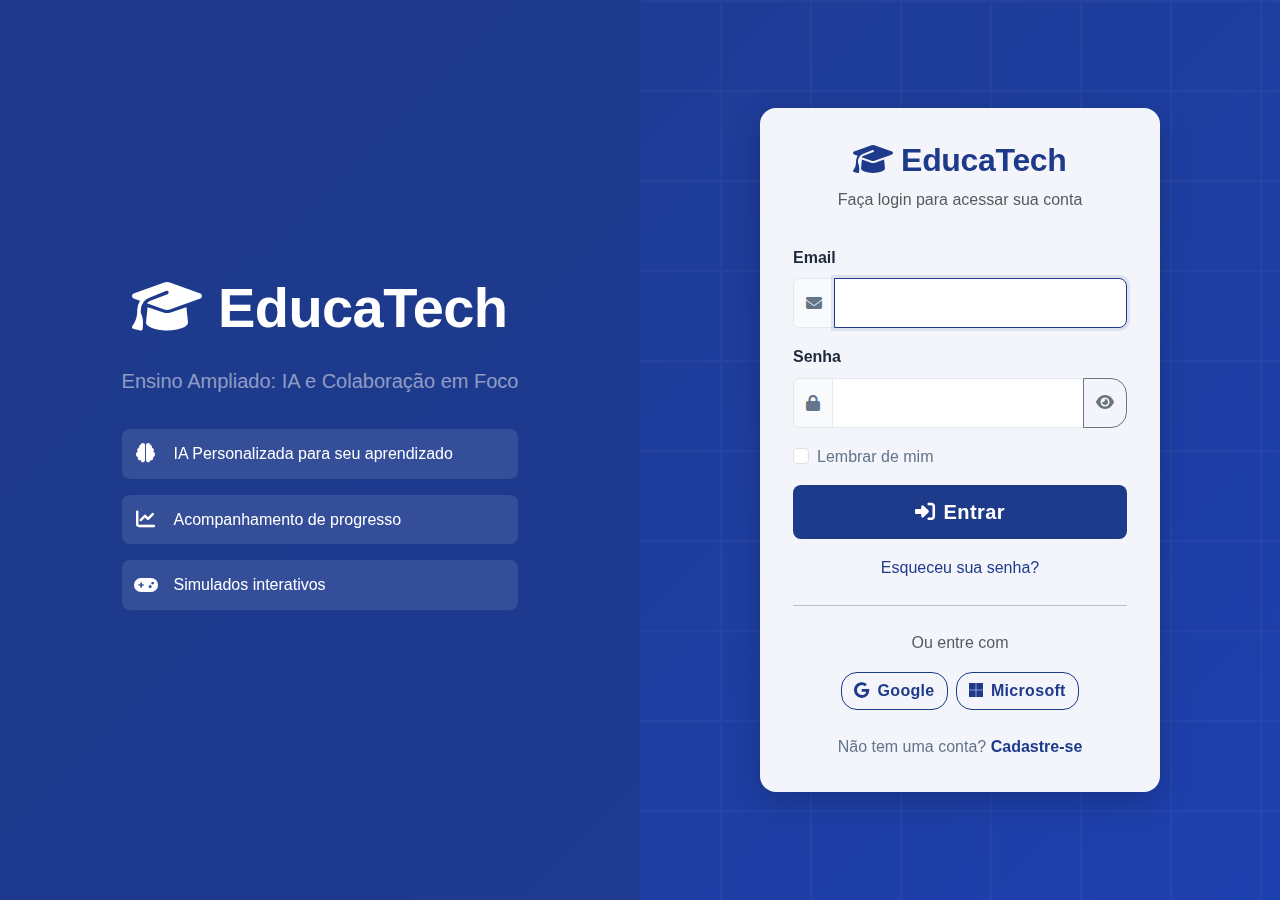
<file: login.html>
<!DOCTYPE html>
<html lang="pt-BR">
<head>
    <meta charset="UTF-8">
    <meta name="viewport" content="width=device-width, initial-scale=1.0">
    <title>Login - EducaTech</title>
    <link href="https://cdn.jsdelivr.net/npm/bootstrap@5.3.0/dist/css/bootstrap.min.css" rel="stylesheet">
    <link href="https://cdnjs.cloudflare.com/ajax/libs/font-awesome/6.4.0/css/all.min.css" rel="stylesheet">
    <link href="css/style.css" rel="stylesheet">
    <link href="css/login.css" rel="stylesheet">
</head>
<body class="login-page">
    <div class="container-fluid">
        <div class="row min-vh-100">
            <!-- Coluna da imagem -->
            <div class="col-lg-6 d-none d-lg-block login-image">
                <div class="login-overlay">
                    <div class="login-content">
                        <h1 class="text-white display-4 fw-bold mb-4">
                            <i class="fas fa-graduation-cap me-3"></i>EducaTech
                        </h1>
                        <p class="text-white-50 lead mb-4">
                            Ensino Ampliado: IA e Colaboração em Foco
                        </p>
                        <div class="features-list">
                            <div class="feature-item">
                                <i class="fas fa-brain text-primary me-3"></i>
                                <span class="text-white">IA Personalizada para seu aprendizado</span>
                            </div>
                            <div class="feature-item">
                                <i class="fas fa-chart-line text-success me-3"></i>
                                <span class="text-white">Acompanhamento de progresso</span>
                            </div>
                            <div class="feature-item">
                                <i class="fas fa-gamepad text-warning me-3"></i>
                                <span class="text-white">Simulados interativos</span>
                            </div>
                        </div>
                    </div>
                </div>
            </div>

            <!-- Coluna do formulário -->
            <div class="col-lg-6 d-flex align-items-center justify-content-center">
                <div class="login-form-container">
                    <div class="text-center mb-4">
                        <a href="index.html" class="text-decoration-none">
                            <h2 class="text-primary fw-bold">
                                <i class="fas fa-graduation-cap me-2"></i>EducaTech
                            </h2>
                        </a>
                        <p class="text-muted">Faça login para acessar sua conta</p>
                    </div>

                    <div class="login-form">
                        <form id="loginForm">
                            <div class="mb-3">
                                <label for="email" class="form-label">Email</label>
                                <div class="input-group">
                                    <span class="input-group-text">
                                        <i class="fas fa-envelope"></i>
                                    </span>
                                    <input type="email" class="form-control" id="email" name="email" required>
                                </div>
                            </div>

                            <div class="mb-3">
                                <label for="password" class="form-label">Senha</label>
                                <div class="input-group">
                                    <span class="input-group-text">
                                        <i class="fas fa-lock"></i>
                                    </span>
                                    <input type="password" class="form-control" id="password" name="password" required>
                                    <button class="btn btn-outline-secondary" type="button" id="togglePassword">
                                        <i class="fas fa-eye"></i>
                                    </button>
                                </div>
                            </div>

                            <div class="mb-3 form-check">
                                <input type="checkbox" class="form-check-input" id="rememberMe">
                                <label class="form-check-label" for="rememberMe">
                                    Lembrar de mim
                                </label>
                            </div>

                            <div class="d-grid mb-3">
                                <a href="aluno.html" class="btn btn-primary btn-lg">
                                    <i class="fas fa-sign-in-alt me-2"></i>Entrar
                                </a>
                            </div>
                            


                            <div class="text-center">
                                <a href="#" class="text-decoration-none" data-bs-toggle="modal" data-bs-target="#forgotPasswordModal">
                                    Esqueceu sua senha?
                                </a>
                            </div>
                        </form>

                        <hr class="my-4">

                        <div class="text-center">
                            <p class="text-muted mb-3">Ou entre com</p>
                            <div class="d-flex gap-2 justify-content-center">
                                <button class="btn btn-outline-primary">
                                    <i class="fab fa-google me-2"></i>Google
                                </button>
                                <button class="btn btn-outline-primary">
                                    <i class="fab fa-microsoft me-2"></i>Microsoft
                                </button>
                            </div>
                        </div>

                        <div class="text-center mt-4">
                            <p class="mb-0">
                                Não tem uma conta? 
                                <a href="register.html" class="text-decoration-none fw-bold">Cadastre-se</a>
                            </p>
                        </div>
                    </div>
                </div>
            </div>
        </div>
    </div>

    <!-- Modal Esqueci a Senha -->
    <div class="modal fade" id="forgotPasswordModal" tabindex="-1">
        <div class="modal-dialog">
            <div class="modal-content">
                <div class="modal-header">
                    <h5 class="modal-title">
                        <i class="fas fa-key me-2"></i>Recuperar Senha
                    </h5>
                    <button type="button" class="btn-close" data-bs-dismiss="modal"></button>
                </div>
                <div class="modal-body">
                    <p class="text-muted mb-3">
                        Digite seu email e enviaremos um link para redefinir sua senha.
                    </p>
                    <form id="forgotPasswordForm">
                        <div class="mb-3">
                            <label for="recoveryEmail" class="form-label">Email</label>
                            <input type="email" class="form-control" id="recoveryEmail" required>
                        </div>
                        <div class="d-grid">
                            <button type="submit" class="btn btn-primary">
                                <i class="fas fa-paper-plane me-2"></i>Enviar Link
                            </button>
                        </div>
                    </form>
                </div>
            </div>
        </div>
    </div>

    <script src="https://cdn.jsdelivr.net/npm/bootstrap@5.3.0/dist/js/bootstrap.bundle.min.js"></script>
    <script src="js/login.js"></script>
</body>
</html>
</file>
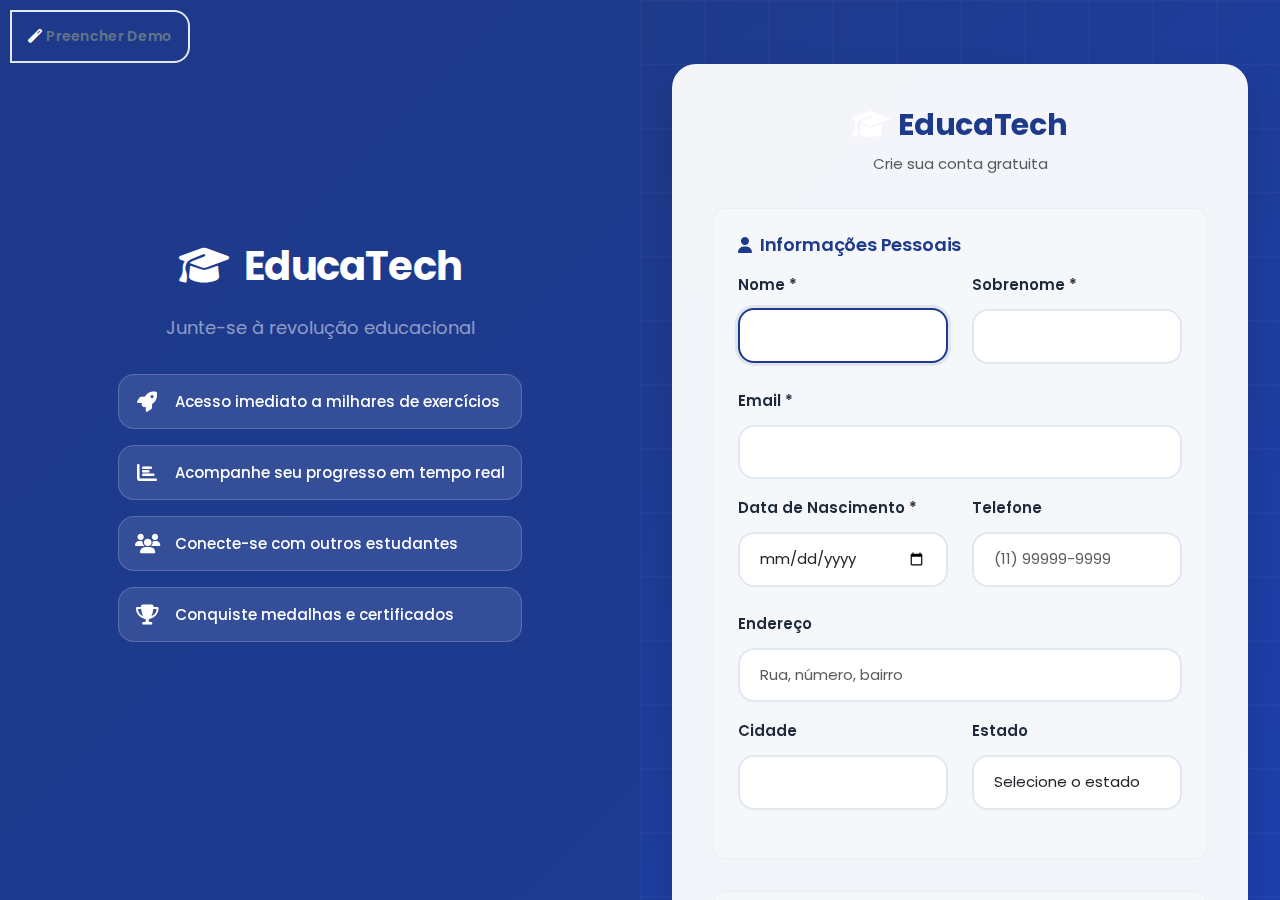
<file: register.html>
<!DOCTYPE html>
<html lang="pt-BR">
<head>
    <meta charset="UTF-8">
    <meta name="viewport" content="width=device-width, initial-scale=1.0">
    <title>Cadastro - EducaTech</title>
    <link href="https://cdn.jsdelivr.net/npm/bootstrap@5.3.0/dist/css/bootstrap.min.css" rel="stylesheet">
    <link href="https://cdnjs.cloudflare.com/ajax/libs/font-awesome/6.4.0/css/all.min.css" rel="stylesheet">
    <link href="https://fonts.googleapis.com/css2?family=Poppins:wght@300;400;500;600;700&display=swap" rel="stylesheet">
    <link href="css/style.css" rel="stylesheet">
    <link href="css/register.css" rel="stylesheet">
</head>
<body class="register-page">
    <div class="register-layout">
        <!-- Coluna da imagem - FIXA -->
        <div class="register-sidebar">
            <div class="register-overlay">
                <div class="register-content">
                    <h1 class="text-white display-4 fw-bold mb-4">
                        <i class="fas fa-graduation-cap me-3"></i>EducaTech
                    </h1>
                    <p class="text-white-50 lead mb-4">
                        Junte-se à revolução educacional
                    </p>
                    <div class="features-list">
                        <div class="feature-item">
                            <i class="fas fa-rocket text-primary"></i>
                            <span class="text-white">Acesso imediato a milhares de exercícios</span>
                        </div>
                        <div class="feature-item">
                            <i class="fas fa-chart-bar text-success"></i>
                            <span class="text-white">Acompanhe seu progresso em tempo real</span>
                        </div>
                        <div class="feature-item">
                            <i class="fas fa-users text-warning"></i>
                            <span class="text-white">Conecte-se com outros estudantes</span>
                        </div>
                        <div class="feature-item">
                            <i class="fas fa-trophy text-info"></i>
                            <span class="text-white">Conquiste medalhas e certificados</span>
                        </div>
                    </div>
                </div>
            </div>
        </div>

        <!-- Coluna do formulário - COM ROLAGEM -->
        <div class="register-main">
            <div class="register-form-container">
                <div class="text-center mb-4">
                    <a href="index.html" class="text-decoration-none">
                        <h2 class="text-primary fw-bold">
                            <i class="fas fa-graduation-cap me-2"></i>EducaTech
                        </h2>
                    </a>
                    <p class="text-muted">Crie sua conta gratuita</p>
                </div>

                <div class="register-form">
                    <form id="registerForm">
                        <!-- Informações Pessoais -->
                        <div class="form-section">
                            <h5 class="section-title">
                                <i class="fas fa-user me-2"></i>Informações Pessoais
                            </h5>
                            
                            <div class="row">
                                <div class="col-md-6 mb-3">
                                    <label for="firstName" class="form-label">Nome *</label>
                                    <input type="text" class="form-control" id="firstName" name="firstName" required>
                                </div>
                                <div class="col-md-6 mb-3">
                                    <label for="lastName" class="form-label">Sobrenome *</label>
                                    <input type="text" class="form-control" id="lastName" name="lastName" required>
                                </div>
                            </div>

                            <div class="mb-3">
                                <label for="email" class="form-label">Email *</label>
                                <input type="email" class="form-control" id="email" name="email" required>
                            </div>

                            <div class="row">
                                <div class="col-md-6 mb-3">
                                    <label for="birthDate" class="form-label">Data de Nascimento *</label>
                                    <input type="date" class="form-control" id="birthDate" name="birthDate" required>
                                </div>
                                <div class="col-md-6 mb-3">
                                    <label for="phone" class="form-label">Telefone</label>
                                    <input type="tel" class="form-control" id="phone" name="phone" placeholder="(11) 99999-9999">
                                </div>
                            </div>

                            <div class="mb-3">
                                <label for="address" class="form-label">Endereço</label>
                                <input type="text" class="form-control" id="address" name="address" placeholder="Rua, número, bairro">
                            </div>

                            <div class="row">
                                <div class="col-md-6 mb-3">
                                    <label for="city" class="form-label">Cidade</label>
                                    <input type="text" class="form-control" id="city" name="city">
                                </div>
                                <div class="col-md-6 mb-3">
                                    <label for="state" class="form-label">Estado</label>
                                    <select class="form-select" id="state" name="state">
                                        <option value="">Selecione o estado</option>
                                        <option value="SP">São Paulo</option>
                                        <option value="RJ">Rio de Janeiro</option>
                                        <option value="MG">Minas Gerais</option>
                                        <option value="RS">Rio Grande do Sul</option>
                                        <option value="PR">Paraná</option>
                                    </select>
                                </div>
                            </div>
                        </div>

                        <!-- Informações Educacionais -->
                        <div class="form-section">
                            <h5 class="section-title">
                                <i class="fas fa-school me-2"></i>Informações Educacionais
                            </h5>
                            
                            <div class="row">
                                <div class="col-md-6 mb-3">
                                    <label for="grade" class="form-label">Série/Ano *</label>
                                    <select class="form-select" id="grade" name="grade" required>
                                        <option value="">Selecione sua série</option>
                                        <option value="6">6º Ano</option>
                                        <option value="7">7º Ano</option>
                                        <option value="8">8º Ano</option>
                                        <option value="9">9º Ano</option>
                                        <option value="1em">1º Ano do Ensino Médio</option>
                                        <option value="2em">2º Ano do Ensino Médio</option>
                                        <option value="3em">3º Ano do Ensino Médio</option>
                                    </select>
                                </div>
                                <div class="col-md-6 mb-3">
                                    <label for="school" class="form-label">Escola</label>
                                    <input type="text" class="form-control" id="school" name="school" placeholder="Nome da sua escola">
                                </div>
                            </div>

                            <div class="mb-3">
                                <label for="interests" class="form-label">Áreas de Interesse</label>
                                <div class="row">
                                    <div class="col-md-6">
                                        <div class="form-check">
                                            <input class="form-check-input" type="checkbox" id="math" name="interests" value="math">
                                            <label class="form-check-label" for="math">Matemática</label>
                                        </div>
                                        <div class="form-check">
                                            <input class="form-check-input" type="checkbox" id="science" name="interests" value="science">
                                            <label class="form-check-label" for="science">Ciências</label>
                                        </div>
                                        <div class="form-check">
                                            <input class="form-check-input" type="checkbox" id="history" name="interests" value="history">
                                            <label class="form-check-label" for="history">História</label>
                                        </div>
                                    </div>
                                    <div class="col-md-6">
                                        <div class="form-check">
                                            <input class="form-check-input" type="checkbox" id="geography" name="interests" value="geography">
                                            <label class="form-check-label" for="geography">Geografia</label>
                                        </div>
                                        <div class="form-check">
                                            <input class="form-check-input" type="checkbox" id="portuguese" name="interests" value="portuguese">
                                            <label class="form-check-label" for="portuguese">Português</label>
                                        </div>
                                        <div class="form-check">
                                            <input class="form-check-input" type="checkbox" id="english" name="interests" value="english">
                                            <label class="form-check-label" for="english">Inglês</label>
                                        </div>
                                    </div>
                                </div>
                            </div>

                            <div class="mb-3">
                                <label for="goals" class="form-label">Objetivos de Estudo</label>
                                <textarea class="form-control" id="goals" name="goals" rows="3" placeholder="Descreva seus objetivos de estudo..."></textarea>
                            </div>
                        </div>

                        <!-- Segurança -->
                        <div class="form-section">
                            <h5 class="section-title">
                                <i class="fas fa-shield-alt me-2"></i>Segurança
                            </h5>
                            
                            <div class="mb-3">
                                <label for="password" class="form-label">Senha *</label>
                                <div class="input-group">
                                    <input type="password" class="form-control" id="password" name="password" required>
                                    <button class="btn btn-outline-secondary" type="button" id="togglePassword">
                                        <i class="fas fa-eye"></i>
                                    </button>
                                </div>
                                <div class="password-strength mt-2">
                                    <div class="strength-bar">
                                        <div class="strength-fill" id="strengthFill"></div>
                                    </div>
                                    <small class="text-muted" id="strengthText">Força da senha</small>
                                </div>
                            </div>

                            <div class="mb-3">
                                <label for="confirmPassword" class="form-label">Confirmar Senha *</label>
                                <div class="input-group">
                                    <input type="password" class="form-control" id="confirmPassword" name="confirmPassword" required>
                                    <button class="btn btn-outline-secondary" type="button" id="toggleConfirmPassword">
                                        <i class="fas fa-eye"></i>
                                    </button>
                                </div>
                            </div>

                            <div class="mb-3">
                                <label for="securityQuestion" class="form-label">Pergunta de Segurança</label>
                                <select class="form-select" id="securityQuestion" name="securityQuestion">
                                    <option value="">Selecione uma pergunta</option>
                                    <option value="pet">Qual era o nome do seu primeiro animal de estimação?</option>
                                    <option value="city">Em qual cidade você nasceu?</option>
                                    <option value="school">Qual era o nome da sua primeira escola?</option>
                                    <option value="color">Qual é sua cor favorita?</option>
                                </select>
                            </div>

                            <div class="mb-3">
                                <label for="securityAnswer" class="form-label">Resposta da Pergunta de Segurança</label>
                                <input type="text" class="form-control" id="securityAnswer" name="securityAnswer" placeholder="Sua resposta">
                            </div>
                        </div>

                        <!-- Termos e Condições -->
                        <div class="form-section">
                            <h5 class="section-title">
                                <i class="fas fa-file-contract me-2"></i>Termos e Condições
                            </h5>
                            
                            <div class="mb-3 form-check">
                                <input type="checkbox" class="form-check-input" id="terms" name="terms" required>
                                <label class="form-check-label" for="terms">
                                    Eu concordo com os <a href="#" data-bs-toggle="modal" data-bs-target="#termsModal">Termos de Uso</a> e 
                                    <a href="#" data-bs-toggle="modal" data-bs-target="#privacyModal">Política de Privacidade</a> *
                                </label>
                            </div>

                            <div class="mb-3 form-check">
                                <input type="checkbox" class="form-check-input" id="newsletter" name="newsletter">
                                <label class="form-check-label" for="newsletter">
                                    Desejo receber notificações sobre novos conteúdos e atualizações
                                </label>
                            </div>

                            <div class="mb-3 form-check">
                                <input type="checkbox" class="form-check-input" id="marketing" name="marketing">
                                <label class="form-check-label" for="marketing">
                                    Aceito receber comunicações de marketing (opcional)
                                </label>
                            </div>
                        </div>

                        <div class="d-grid mb-3">
                            <button type="submit" class="btn btn-primary btn-lg">
                                <i class="fas fa-user-plus me-2"></i>Criar Conta
                            </button>
                        </div>

                        <div class="d-grid mb-3">
                            <a href="aluno.html" class="btn btn-outline-primary btn-lg">
                                <i class="fas fa-sign-in-alt me-2"></i>Entrar
                            </a>
                        </div>

                        <div class="text-center">
                            <p class="mb-0">
                                Já tem uma conta? 
                                <a href="login.html" class="text-decoration-none fw-bold">Faça login</a>
                            </p>
                        </div>
                    </form>
                </div>
            </div>
        </div>
    </div>

    <!-- Modal Termos de Uso -->
    <div class="modal fade" id="termsModal" tabindex="-1">
        <div class="modal-dialog modal-lg">
            <div class="modal-content">
                <div class="modal-header">
                    <h5 class="modal-title">
                        <i class="fas fa-file-contract me-2"></i>Termos de Uso
                    </h5>
                    <button type="button" class="btn-close" data-bs-dismiss="modal"></button>
                </div>
                <div class="modal-body">
                    <h6>1. Aceitação dos Termos</h6>
                    <p>Ao usar a plataforma EducaTech, você concorda com estes termos de uso.</p>
                    
                    <h6>2. Uso da Plataforma</h6>
                    <p>A plataforma é destinada exclusivamente para fins educacionais.</p>
                    
                    <h6>3. Responsabilidades</h6>
                    <p>Você é responsável por manter a confidencialidade de sua conta.</p>
                    
                    <h6>4. Privacidade</h6>
                    <p>Suas informações pessoais serão tratadas conforme nossa política de privacidade.</p>
                </div>
                <div class="modal-footer">
                    <button type="button" class="btn btn-primary" data-bs-dismiss="modal">Entendi</button>
                </div>
            </div>
        </div>
    </div>

    <!-- Modal Política de Privacidade -->
    <div class="modal fade" id="privacyModal" tabindex="-1">
        <div class="modal-dialog modal-lg">
            <div class="modal-content">
                <div class="modal-header">
                    <h5 class="modal-title">
                        <i class="fas fa-user-shield me-2"></i>Política de Privacidade
                    </h5>
                    <button type="button" class="btn-close" data-bs-dismiss="modal"></button>
                </div>
                <div class="modal-body">
                    <h6>1. Coleta de Dados</h6>
                    <p>Coletamos apenas os dados necessários para fornecer nossos serviços educacionais.</p>
                    
                    <h6>2. Uso dos Dados</h6>
                    <p>Seus dados são utilizados para personalizar sua experiência de aprendizado.</p>
                    
                    <h6>3. Proteção</h6>
                    <p>Implementamos medidas de segurança para proteger suas informações.</p>
                    
                    <h6>4. Compartilhamento</h6>
                    <p>Não compartilhamos seus dados pessoais com terceiros sem seu consentimento.</p>
                </div>
                <div class="modal-footer">
                    <button type="button" class="btn btn-primary" data-bs-dismiss="modal">Entendi</button>
                </div>
            </div>
        </div>
    </div>

    <script src="https://cdn.jsdelivr.net/npm/bootstrap@5.3.0/dist/js/bootstrap.bundle.min.js"></script>
    <script src="js/register.js"></script>
</body>
</html>
</file>
<file: css/style.css>
/* Variáveis CSS */
:root {
    --primary-color: #1e3a8a;
    --primary-dark: #1e40af;
    --primary-light: #3b82f6;
    --primary-lighter: #60a5fa;
    --secondary-color: #ffffff;
    --text-dark: #1e293b;
    --text-light: #64748b;
    --text-white: #ffffff;
    --bg-primary: #ffffff;
    --bg-secondary: #f8fafc;
    --bg-dark: #1e3a8a;
    --border-color: #e2e8f0;
    --border-dark: #1e40af;
    --shadow-light: rgba(0, 0, 0, 0.1);
    --shadow-dark: rgba(30, 58, 138, 0.2);
}

/* Reset e estilos base */
* {
    margin: 0;
    padding: 0;
    box-sizing: border-box;
}

body {
    font-family: 'Poppins', 'Inter', -apple-system, BlinkMacSystemFont, 'Segoe UI', Roboto, sans-serif;
    line-height: 1.6;
    color: var(--text-dark);
    background: var(--bg-secondary);
    -webkit-font-smoothing: antialiased;
    -moz-osx-font-smoothing: grayscale;
}

/* Index Page Styles */
.index-page {
    font-family: 'Poppins', sans-serif;
}

/* Desabilitar .fa-3x para manter ícones menores */
.fa-3x {
    font-size: 1.5rem !important;
}

/* Navbar */
.navbar {
    background: var(--primary-color) !important;
    box-shadow: 0 2px 10px var(--shadow-dark);
    backdrop-filter: blur(10px);
    border-bottom: 1px solid rgba(255, 255, 255, 0.1);
}

.navbar-brand {
    color: var(--text-white) !important;
    font-weight: 700;
    font-family: 'Poppins', sans-serif;
    letter-spacing: -0.01em;
}

.navbar-nav .nav-link {
    color: rgba(255, 255, 255, 0.8) !important;
    transition: all 0.3s ease;
    font-weight: 500;
    font-family: 'Poppins', sans-serif;
}

.navbar-nav .nav-link:hover {
    color: var(--text-white) !important;
    background: rgba(255, 255, 255, 0.1);
    border-radius: 0.5rem;
    transform: translateY(-1px);
}

.navbar-nav .nav-link i {
    color: white !important;
    transition: all 0.3s ease;
}

.navbar-nav .nav-link:hover i {
    transform: scale(1.1);
}

.btn-outline-light:hover {
    background: var(--primary-dark);
    border-color: var(--primary-dark);
    transform: translateY(-2px);
    box-shadow: 0 4px 12px rgba(255, 255, 255, 0.2);
}

/* Hero Section */
.hero-section {
    background: linear-gradient(135deg, var(--primary-color) 0%, var(--primary-dark) 100%);
    color: var(--text-white);
    position: relative;
    overflow: hidden;
    min-height: 100vh;
    display: flex;
    align-items: center;
}

.hero-section::before {
    content: '';
    position: absolute;
    top: 0;
    left: 0;
    right: 0;
    bottom: 0;
    background: url('data:image/svg+xml,<svg xmlns="http://www.w3.org/2000/svg" viewBox="0 0 100 100"><defs><pattern id="grid" width="10" height="10" patternUnits="userSpaceOnUse"><path d="M 10 0 L 0 0 0 10" fill="none" stroke="rgba(255,255,255,0.1)" stroke-width="0.5"/></pattern></defs><rect width="100" height="100" fill="url(%23grid)"/></svg>');
    opacity: 0.3;
}

.hero-section h1 {
    font-family: 'Poppins', sans-serif;
    font-weight: 700;
    letter-spacing: -0.02em;
    line-height: 1.2;
}

.hero-section h1 i {
    color: white !important;
    font-size: 0.8em;
}

/* Logo branca em todas as páginas */
.navbar-brand i,
.sidebar-brand i,
.fa-graduation-cap {
    color: white !important;
}

.hero-section .lead {
    font-family: 'Poppins', sans-serif;
    font-weight: 400;
    font-size: 1.125rem;
    line-height: 1.6;
}

.hero-illustration {
    position: relative;
    z-index: 2;
}

/* Estilos para a imagem do estudante */
.hero-student-image {
    width: 300%;
    max-width: 700px;
    height: auto;
    border-radius: 1.5rem;
    box-shadow: 0 20px 40px rgba(0, 0, 0, 0.3);
    margin-bottom: 2rem;
    transition: all 0.3s ease;
    border: 4px solid rgba(255, 255, 255, 0.2);
    backdrop-filter: blur(10px);
}

.hero-student-image:hover {
    transform: translateY(-10px) scale(1.02);
    box-shadow: 0 30px 60px rgba(0, 0, 0, 0.4);
    border-color: rgba(255, 255, 255, 0.4);
}

.hero-stats {
    display: flex;
    justify-content: space-around;
    margin-top: 2rem;
    flex-wrap: wrap;
    gap: 1rem;
}

.stat-item {
    display: flex;
    flex-direction: column;
    align-items: center;
    background: rgba(255, 255, 255, 0.1);
    padding: 1rem;
    border-radius: 1rem;
    backdrop-filter: blur(10px);
    border: 1px solid rgba(255, 255, 255, 0.2);
    transition: all 0.3s ease;
    min-width: 120px;
}

.stat-item:hover {
    background: rgba(255, 255, 255, 0.15);
    transform: translateY(-5px);
    box-shadow: 0 10px 25px rgba(0, 0, 0, 0.2);
}

.stat-item i {
    font-size: 1.5rem;
    margin-bottom: 0.5rem;
    color: white !important;
}

.stat-item span {
    font-family: 'Poppins', sans-serif;
    font-weight: 500;
    font-size: 0.875rem;
    text-align: center;
}

.text-primary {
    color: var(--primary-color) !important;
}

.btn-primary {
    background: linear-gradient(135deg, var(--primary-color) 0%, var(--primary-dark) 100%);
    border: none;
    color: var(--text-white);
    transition: all 0.3s ease;
    font-family: 'Poppins', sans-serif;
    font-weight: 600;
    letter-spacing: 0.02em;
    padding: 0.875rem 1.75rem;
    border-radius: 1rem;
}

.btn-primary:hover {
    background: linear-gradient(135deg, var(--primary-dark) 0%, var(--primary-color) 100%);
    transform: translateY(-2px);
    box-shadow: 0 8px 25px var(--shadow-dark);
}

.btn-primary i {
    color: white !important;
    transition: all 0.3s ease;
}

.btn-primary:hover i {
    transform: scale(1.1);
}

.btn-outline-primary {
    color: var(--primary-color);
    border-color: var(--primary-color);
    background: transparent;
    transition: all 0.3s ease;
    font-family: 'Poppins', sans-serif;
    font-weight: 600;
}

.btn-outline-primary:hover {
    background: var(--primary-color);
    border-color: var(--primary-color);
    color: var(--text-white);
}

.btn-outline-light {
    color: white;
    border-color: rgba(255, 255, 255, 0.5);
    background: transparent;
    transition: all 0.3s ease;
    font-family: 'Poppins', sans-serif;
    font-weight: 600;
    border-radius: 1rem;
    padding: 0.875rem 1.75rem;
}

.btn-outline-light:hover {
    background: rgba(255, 255, 255, 0.1);
    border-color: white;
    color: white;
    transform: translateY(-2px);
    box-shadow: 0 8px 25px rgba(255, 255, 255, 0.2);
}

.btn-outline-light i {
    color: white !important;
    transition: all 0.3s ease;
}

.btn-outline-light:hover i {
    transform: scale(1.1);
}

/* Features Section */
.bg-light {
    background: var(--bg-secondary) !important;
}

.feature-card {
    background: var(--bg-primary);
    border: 1px solid var(--border-color);
    transition: all 0.3s ease;
    border-radius: 1.5rem;
    overflow: hidden;
    position: relative;
}

.feature-card:hover {
    transform: translateY(-8px);
    box-shadow: 0 20px 40px var(--shadow-light);
    border-color: var(--primary-color);
}

.feature-card::before {
    content: '';
    position: absolute;
    top: 0;
    left: 0;
    right: 0;
    height: 4px;
    background: linear-gradient(135deg, var(--primary-color) 0%, var(--primary-dark) 100%);
}

.feature-icon {
    background: linear-gradient(135deg, var(--primary-color) 0%, var(--primary-dark) 100%);
    color: var(--text-white);
    border-radius: 50%;
    width: 60px;
    height: 60px;
    display: flex;
    align-items: center;
    justify-content: center;
    margin: 0 auto 1rem;
    font-size: 1.5rem;
    transition: all 0.3s ease;
}

.feature-card:hover .feature-icon {
    transform: scale(1.1) rotate(5deg);
    box-shadow: 0 10px 25px var(--shadow-dark);
}

.feature-card h4 {
    font-family: 'Poppins', sans-serif;
    font-weight: 600;
    color: var(--text-dark);
    margin-bottom: 1rem;
}

.feature-card p {
    font-family: 'Poppins', sans-serif;
    color: var(--text-light);
    line-height: 1.6;
}

.feature-benefits {
    margin-top: 1.5rem;
}

.benefit-item {
    display: flex;
    align-items: center;
    margin-bottom: 0.5rem;
    font-family: 'Poppins', sans-serif;
    font-size: 0.875rem;
    color: var(--text-light);
}

.benefit-item i {
    color: #10b981 !important;
    margin-right: 0.5rem;
    font-size: 0.75rem;
}

/* About Section */
.about-section {
    background: var(--bg-primary);
}

.about-illustration {
    position: relative;
    z-index: 2;
}

.about-stats {
    display: flex;
    justify-content: space-around;
    margin-top: 2rem;
    flex-wrap: wrap;
    gap: 1rem;
}

.stat-card {
    display: flex;
    flex-direction: column;
    align-items: center;
    background: var(--bg-secondary);
    padding: 1.5rem;
    border-radius: 1rem;
    border: 1px solid var(--border-color);
    transition: all 0.3s ease;
    min-width: 120px;
}

.stat-card:hover {
    transform: translateY(-5px);
    box-shadow: 0 10px 25px var(--shadow-light);
    border-color: var(--primary-color);
}

.stat-card i {
    font-size: 1.5rem;
    margin-bottom: 0.5rem;
}

.stat-card h4 {
    font-family: 'Poppins', sans-serif;
    font-weight: 700;
    margin-bottom: 0.25rem;
}

.stat-card p {
    font-family: 'Poppins', sans-serif;
    font-size: 0.875rem;
    color: var(--text-light);
    margin: 0;
}

/* Footer */
.bg-dark {
    background: var(--primary-color) !important;
}

.footer h5 {
    font-family: 'Poppins', sans-serif;
    font-weight: 600;
}

.footer p {
    font-family: 'Poppins', sans-serif;
}

.social-links a {
    display: inline-block;
    width: 40px;
    height: 40px;
    background: rgba(255, 255, 255, 0.1);
    border-radius: 50%;
    text-align: center;
    line-height: 40px;
    transition: all 0.3s ease;
    margin-right: 0.5rem;
}

.social-links a:hover {
    background: rgba(255, 255, 255, 0.2);
    transform: translateY(-2px);
    box-shadow: 0 5px 15px rgba(0, 0, 0, 0.2);
}

.social-links i {
    color: white !important;
    font-size: 1.2rem;
}

/* Animações */
@keyframes fadeInUp {
    from {
        opacity: 0;
        transform: translateY(30px);
    }
    to {
        opacity: 1;
        transform: translateY(0);
    }
}

.fade-in-up {
    animation: fadeInUp 0.6s ease-out;
}

/* Responsividade */
@media (max-width: 768px) {
    .hero-section {
        text-align: center;
        padding: 2rem 0;
    }
    
    .hero-section h1 {
        font-size: 2.5rem;
    }
    
    .hero-student-image {
        max-width: 300px;
        margin-bottom: 1.5rem;
    }
    
    .feature-card {
        margin-bottom: 2rem;
    }
    
    .hero-stats,
    .about-stats {
        justify-content: center;
    }
    
    .stat-item,
    .stat-card {
        min-width: 100px;
        padding: 0.75rem;
    }
}

/* Efeitos de hover adicionais */
.navbar-nav .nav-link:hover {
    background: rgba(255, 255, 255, 0.1);
    border-radius: 0.5rem;
}

/* Scroll suave */
html {
    scroll-behavior: smooth;
}

/* Loading animation */
.loading {
    display: inline-block;
    width: 20px;
    height: 20px;
    border: 3px solid rgba(255, 255, 255, 0.3);
    border-radius: 50%;
    border-top-color: #fff;
    animation: spin 1s ease-in-out infinite;
}

@keyframes spin {
    to { transform: rotate(360deg); }
}

/* Cards de destaque */
.highlight-card {
    background: linear-gradient(135deg, #667eea 0%, #764ba2 100%);
    color: white;
    border-radius: 1rem;
    padding: 2rem;
    margin: 2rem 0;
    box-shadow: 0 10px 30px rgba(0, 0, 0, 0.1);
}

/* Estilos para formulários */
.form-control {
    border-radius: 1rem;
    border: 2px solid #e2e8f0;
    padding: 12px 16px;
    transition: all 0.3s ease;
    font-family: 'Poppins', sans-serif;
}

.form-control:focus {
    border-color: var(--primary-color);
    box-shadow: 0 0 0 3px rgba(37, 99, 235, 0.1);
}

/* Alertas personalizados */
.alert {
    border-radius: 1rem;
    border: none;
    padding: 1rem 1.5rem;
    font-family: 'Poppins', sans-serif;
}

.alert-success {
    background: linear-gradient(135deg, #10b981, #059669);
    color: white;
}

.alert-warning {
    background: linear-gradient(135deg, #f59e0b, #d97706);
    color: white;
}

.alert-danger {
    background: linear-gradient(135deg, #ef4444, #dc2626);
    color: white;
}

/* Melhorias na tipografia */
h1, h2, h3, h4, h5, h6 {
    font-family: 'Poppins', sans-serif;
    font-weight: 600;
    letter-spacing: -0.01em;
}

/* Melhorias nos espaçamentos */
.section-title {
    font-family: 'Poppins', sans-serif;
    font-weight: 600;
    margin-bottom: 1.5rem;
}

/* Melhorias nos botões */
.btn {
    font-family: 'Poppins', sans-serif;
    font-weight: 600;
    letter-spacing: 0.02em;
    border-radius: 1rem;
    transition: all 0.3s cubic-bezier(0.4, 0, 0.2, 1);
}

.btn:hover {
    transform: translateY(-2px);
}

/* Melhorias nos ícones */
.btn i,
.nav-link i,
.feature-icon i,
.stat-card i,
.social-links i {
    transition: all 0.3s ease;
}

.btn:hover i {
    transform: scale(1.1);
}

/* Melhorias na responsividade */
@media (max-width: 576px) {
    .hero-section h1 {
        font-size: 2rem;
    }
    
    .hero-student-image {
        max-width: 250px;
    }
    
    .btn {
        padding: 0.75rem 1.5rem;
        font-size: 0.875rem;
    }
    
    .feature-card {
        padding: 1.5rem;
    }
}

/* Melhorias finais */
.text-white-50 {
    color: rgba(255, 255, 255, 0.5) !important;
}

.lead {
    font-family: 'Poppins', sans-serif;
    font-weight: 400;
    line-height: 1.6;
}

/* Estilos para deixar todos os ícones brancos */
.index-page i {
    color: white !important;
}

/* Exceções para ícones que devem manter outras cores */
.feature-card i,
.stat-card i,
.benefit-item i {
    color: inherit !important;
}

/* Ícones específicos que devem ser brancos */
.hero-section i,
.navbar i,
.footer i {
    color: white !important;
}

/* Ícones nos botões que devem ser brancos quando o botão tem fundo colorido */
.btn-primary i,
.btn-outline-light i {
    color: white !important;
}

/* Ícones nos links que devem ser brancos */
.nav-link i {
    color: white !important;
}
</file>
<file: css/login.css>
/* Login Page Styles */
.login-page {
    background: linear-gradient(135deg, #1e3a8a 0%, #1e40af 100%);
    min-height: 100vh;
    position: relative;
    overflow: hidden;
}

/* Estilos para deixar todos os ícones brancos */
.login-page i {
    color: white !important;
}

/* Exceções para ícones que devem manter outras cores */
.login-form-container i,
.modal-body i {
    color: inherit !important;
}

.login-page::before {
    content: '';
    position: absolute;
    top: 0;
    left: 0;
    right: 0;
    bottom: 0;
    background: url('data:image/svg+xml,<svg xmlns="http://www.w3.org/2000/svg" viewBox="0 0 100 100"><defs><pattern id="grid" width="10" height="10" patternUnits="userSpaceOnUse"><path d="M 10 0 L 0 0 0 10" fill="none" stroke="rgba(255,255,255,0.1)" stroke-width="0.5"/></pattern></defs><rect width="100" height="100" fill="url(%23grid)"/></svg>');
    opacity: 0.3;
}

.login-image {
    background: linear-gradient(135deg, #1e3a8a 0%, #1e40af 100%);
    position: relative;
    overflow: hidden;
}

.login-overlay {
    position: absolute;
    top: 0;
    left: 0;
    right: 0;
    bottom: 0;
    background: rgba(30, 58, 138, 0.8);
    display: flex;
    align-items: center;
    justify-content: center;
    padding: 2rem;
}

.login-content {
    text-align: center;
    color: white;
}

.login-content h1 {
    margin-bottom: 1rem;
    font-weight: 700;
}

.login-content .text-primary {
    color: #ffffff !important;
}

.features-list {
    margin-top: 2rem;
}

.feature-item {
    display: flex;
    align-items: center;
    margin-bottom: 1rem;
    padding: 0.75rem;
    background: rgba(255, 255, 255, 0.1);
    border-radius: 0.5rem;
    backdrop-filter: blur(10px);
}

.feature-item i {
    margin-right: 1rem;
    font-size: 1.2rem;
    width: 24px;
    text-align: center;
}

.login-form-container {
    background: rgba(255, 255, 255, 0.95);
    backdrop-filter: blur(20px);
    border-radius: 1rem;
    padding: 2rem;
    box-shadow: 0 10px 30px rgba(0, 0, 0, 0.2);
    border: 1px solid rgba(255, 255, 255, 0.2);
    max-width: 400px;
    width: 100%;
}

.login-form-container h2 {
    color: #1e3a8a;
    margin-bottom: 0.5rem;
}

.login-form-container p {
    color: #64748b;
    margin-bottom: 2rem;
}

.login-form {
    text-align: left;
}

.form-label {
    color: #1e293b;
    font-weight: 600;
    margin-bottom: 0.5rem;
}

.form-control {
    border: 1px solid #e2e8f0;
    border-radius: 0.5rem;
    padding: 0.75rem 1rem;
    transition: all 0.3s ease;
    background: #ffffff;
}

.form-control:focus {
    border-color: #1e3a8a;
    box-shadow: 0 0 0 3px rgba(30, 58, 138, 0.1);
    outline: none;
}

.input-group-text {
    background: #f8fafc;
    border: 1px solid #e2e8f0;
    color: #64748b;
}

.btn-primary {
    background: #1e3a8a;
    border-color: #1e3a8a;
    color: white;
    padding: 0.75rem 1.5rem;
    border-radius: 0.5rem;
    font-weight: 600;
    transition: all 0.3s ease;
}

.btn-primary:hover {
    background: #1e40af;
    border-color: #1e40af;
    transform: translateY(-2px);
    box-shadow: 0 4px 12px rgba(30, 58, 138, 0.3);
}

.btn-outline-primary {
    color: #1e3a8a;
    border-color: #1e3a8a;
    background: transparent;
    transition: all 0.3s ease;
}

.btn-outline-primary:hover {
    background: #1e3a8a;
    border-color: #1e3a8a;
    color: white;
}

.form-check-input:checked {
    background-color: #1e3a8a;
    border-color: #1e3a8a;
}

.form-check-label {
    color: #64748b;
}

.text-decoration-none {
    color: #1e3a8a;
    font-weight: 500;
}

.text-decoration-none:hover {
    color: #1e40af;
}

/* Modal styles */
.modal-content {
    border: none;
    border-radius: 1rem;
    box-shadow: 0 10px 30px rgba(0, 0, 0, 0.2);
}

.modal-header {
    background: #1e3a8a;
    color: white;
    border-radius: 1rem 1rem 0 0;
}

.modal-title {
    color: white;
}

.btn-close {
    filter: invert(1);
}

/* Responsividade */
@media (max-width: 991.98px) {
    .login-image {
        display: none;
    }
    
    .login-form-container {
        max-width: 100%;
        margin: 2rem;
    }
}
</file>
<file: css/register.css>
/* Register Page Styles - Layout com Sidebar Fixa */
.register-page {
    background: linear-gradient(135deg, #1e3a8a 0%, #1e40af 100%);
    min-height: 100vh;
    position: relative;
    overflow: hidden;
    font-family: 'Poppins', 'Inter', -apple-system, BlinkMacSystemFont, 'Segoe UI', Roboto, sans-serif;
    -webkit-font-smoothing: antialiased;
    -moz-osx-font-smoothing: grayscale;
}

.register-page::before {
    content: '';
    position: absolute;
    top: 0;
    left: 0;
    right: 0;
    bottom: 0;
    background: url('data:image/svg+xml,<svg xmlns="http://www.w3.org/2000/svg" viewBox="0 0 100 100"><defs><pattern id="grid" width="10" height="10" patternUnits="userSpaceOnUse"><path d="M 10 0 L 0 0 0 10" fill="none" stroke="rgba(255,255,255,0.1)" stroke-width="0.5"/></pattern></defs><rect width="100" height="100" fill="url(%23grid)"/></svg>');
    opacity: 0.3;
}

/* Layout Principal */
.register-layout {
    display: flex;
    min-height: 100vh;
    position: relative;
}

/* Sidebar Fixa */
.register-sidebar {
    width: 50%;
    background: linear-gradient(135deg, #1e3a8a 0%, #1e40af 100%);
    position: fixed;
    top: 0;
    left: 0;
    height: 100vh;
    overflow: hidden;
    z-index: 10;
}

.register-overlay {
    position: absolute;
    top: 0;
    left: 0;
    right: 0;
    bottom: 0;
    background: rgba(30, 58, 138, 0.8);
    display: flex;
    align-items: center;
    justify-content: center;
    padding: 2rem;
}

.register-content {
    text-align: center;
    color: white;
    max-width: 500px;
}

.register-content h1 {
    margin-bottom: 1rem;
    font-weight: 700;
    font-family: 'Poppins', sans-serif;
    letter-spacing: -0.02em;
    font-size: 2.5rem;
}

.register-content .text-primary {
    color: #ffffff !important;
}

.register-content p {
    font-size: 1.125rem;
    font-weight: 400;
    line-height: 1.6;
    margin-bottom: 2rem;
}

.features-list {
    margin-top: 2rem;
}

.feature-item {
    display: flex;
    align-items: center;
    margin-bottom: 1rem;
    padding: 1rem;
    background: rgba(255, 255, 255, 0.1);
    border-radius: 1rem;
    backdrop-filter: blur(10px);
    border: 1px solid rgba(255, 255, 255, 0.2);
    transition: all 0.3s ease;
}

.feature-item:hover {
    background: rgba(255, 255, 255, 0.15);
    transform: translateX(8px);
    box-shadow: 0 8px 25px rgba(0, 0, 0, 0.2);
}

.feature-item i {
    margin-right: 1rem;
    font-size: 1.25rem;
    width: 24px;
    text-align: center;
    transition: all 0.3s ease;
    color: white !important;
}

.feature-item:hover i {
    transform: scale(1.1);
}

.feature-item span {
    font-weight: 500;
    font-size: 0.9375rem;
    line-height: 1.4;
}

/* Área Principal com Rolagem FUNCIONANDO */
.register-main {
    width: 50%;
    margin-left: 50%;
    min-height: 100vh;
    background: linear-gradient(135deg, #1e3a8a 0%, #1e40af 100%);
    overflow-y: scroll;
    overflow-x: hidden;
    padding: 2rem;
    position: relative;
    height: 100vh;
}

.register-main::before {
    content: '';
    position: absolute;
    top: 0;
    left: 0;
    right: 0;
    bottom: 0;
    background: url('data:image/svg+xml,<svg xmlns="http://www.w3.org/2000/svg" viewBox="0 0 100 100"><defs><pattern id="grid" width="10" height="10" patternUnits="userSpaceOnUse"><path d="M 10 0 L 0 0 0 10" fill="none" stroke="rgba(255,255,255,0.1)" stroke-width="0.5"/></pattern></defs><rect width="100" height="100" fill="url(%23grid)"/></svg>');
    opacity: 0.3;
    pointer-events: none;
    z-index: 0;
}

.register-form-container {
    background: rgba(255, 255, 255, 0.95);
    backdrop-filter: blur(20px);
    border-radius: 1.5rem;
    padding: 2.5rem;
    box-shadow: 0 20px 40px rgba(0, 0, 0, 0.15);
    border: 1px solid rgba(255, 255, 255, 0.2);
    max-width: 600px;
    width: 100%;
    margin: 0 auto;
    transition: all 0.3s ease;
    position: relative;
    z-index: 1;
    min-height: auto;
}

.register-form-container:hover {
    transform: translateY(-4px);
    box-shadow: 0 25px 50px rgba(0, 0, 0, 0.2);
}

.register-form-container h2 {
    color: #1e3a8a;
    margin-bottom: 0.5rem;
    font-family: 'Poppins', sans-serif;
    font-weight: 700;
    letter-spacing: -0.01em;
    font-size: 1.875rem;
}

.register-form-container p {
    color: #64748b;
    margin-bottom: 2rem;
    font-weight: 400;
    font-size: 0.9375rem;
}

.register-form {
    text-align: left;
    height: auto;
    overflow: visible;
}

.form-section {
    margin-bottom: 2rem;
    padding: 1.5rem;
    background: rgba(248, 250, 252, 0.5);
    border-radius: 0.75rem;
    border: 1px solid rgba(226, 232, 240, 0.5);
    transition: all 0.3s ease;
}

.form-section:hover {
    background: rgba(248, 250, 252, 0.8);
    transform: translateY(-2px);
    box-shadow: 0 8px 25px rgba(0, 0, 0, 0.1);
}

.section-title {
    color: #1e3a8a;
    font-weight: 600;
    margin-bottom: 1rem;
    display: flex;
    align-items: center;
    font-family: 'Poppins', sans-serif;
    font-size: 1.125rem;
}

.section-title i {
    margin-right: 0.5rem;
    color: #1e3a8a;
    font-size: 1rem;
}

.form-label {
    color: #1e293b;
    font-weight: 600;
    margin-bottom: 0.5rem;
    font-family: 'Poppins', sans-serif;
    font-size: 0.9375rem;
}

.form-control, .form-select {
    border: 2px solid #e2e8f0;
    border-radius: 1rem;
    padding: 0.875rem 1.25rem;
    transition: all 0.3s ease;
    background: #ffffff;
    font-family: 'Poppins', sans-serif;
    font-size: 0.9375rem;
    font-weight: 400;
}

.form-control:focus, .form-select:focus {
    border-color: #1e3a8a;
    box-shadow: 0 0 0 3px rgba(30, 58, 138, 0.1);
    outline: none;
    transform: translateY(-1px);
}

.input-group-text {
    background: #f8fafc;
    border: 2px solid #e2e8f0;
    color: #64748b;
    border-radius: 1rem 0 0 1rem;
    padding: 0.875rem 1rem;
    transition: all 0.3s ease;
}

.input-group .form-control {
    border-left: none;
    border-radius: 0 1rem 1rem 0;
}

.input-group .form-control:focus {
    border-left: none;
}

.input-group .form-control:focus + .input-group-text {
    border-color: #1e3a8a;
    color: #1e3a8a;
}

.btn-primary {
    background: linear-gradient(135deg, #1e3a8a 0%, #1e40af 100%);
    border: none;
    color: white;
    padding: 1rem 2rem;
    border-radius: 1rem;
    font-weight: 600;
    font-family: 'Poppins', sans-serif;
    font-size: 0.9375rem;
    letter-spacing: 0.02em;
    transition: all 0.3s cubic-bezier(0.4, 0, 0.2, 1);
    display: flex;
    align-items: center;
    justify-content: center;
    gap: 0.5rem;
}

.btn-primary:hover {
    background: linear-gradient(135deg, #1e40af 0%, #1e3a8a 100%);
    transform: translateY(-2px);
    box-shadow: 0 8px 25px rgba(30, 58, 138, 0.4);
}

.btn-primary:active {
    transform: translateY(0);
}

.btn-outline-secondary {
    border: 2px solid #e2e8f0;
    color: #64748b;
    background: transparent;
    transition: all 0.3s ease;
    border-radius: 0 1rem 1rem 0;
    padding: 0.875rem 1rem;
}

.btn-outline-secondary:hover {
    background: #f8fafc;
    border-color: #1e3a8a;
    color: #1e3a8a;
}

.form-check-input:checked {
    background-color: #1e3a8a;
    border-color: #1e3a8a;
}

.form-check-label {
    color: #64748b;
    font-weight: 500;
    font-family: 'Poppins', sans-serif;
    font-size: 0.875rem;
}

.text-decoration-none {
    color: #1e3a8a;
    font-weight: 500;
    font-family: 'Poppins', sans-serif;
    transition: all 0.3s ease;
}

.text-decoration-none:hover {
    color: #1e40af;
    transform: translateY(-1px);
}

/* Password strength indicator */
.password-strength {
    margin-top: 0.5rem;
}

.strength-bar {
    height: 4px;
    background: #e2e8f0;
    border-radius: 2px;
    overflow: hidden;
    margin-bottom: 0.25rem;
}

.strength-fill {
    height: 100%;
    border-radius: 2px;
    transition: all 0.3s ease;
    width: 0%;
}

.strength-fill.weak {
    background: #ef4444;
    width: 25%;
}

.strength-fill.fair {
    background: #f59e0b;
    width: 50%;
}

.strength-fill.good {
    background: #10b981;
    width: 75%;
}

.strength-fill.strong {
    background: #059669;
    width: 100%;
}

/* Modal styles */
.modal-content {
    border: none;
    border-radius: 1.5rem;
    box-shadow: 0 20px 40px rgba(0, 0, 0, 0.15);
    overflow: hidden;
}

.modal-header {
    background: linear-gradient(135deg, #1e3a8a 0%, #1e40af 100%);
    color: white;
    border-radius: 1.5rem 1.5rem 0 0;
    padding: 1.5rem 2rem;
    border: none;
}

.modal-title {
    color: white;
    font-family: 'Poppins', sans-serif;
    font-weight: 600;
    font-size: 1.125rem;
    display: flex;
    align-items: center;
    gap: 0.5rem;
}

.modal-title i {
    font-size: 1rem;
    color: white !important;
}

.btn-close {
    filter: invert(1);
    opacity: 0.8;
    transition: all 0.3s ease;
}

.btn-close:hover {
    opacity: 1;
    transform: scale(1.1);
}

.modal-body {
    padding: 2rem;
}

.modal-body p {
    font-family: 'Poppins', sans-serif;
    font-size: 0.9375rem;
    line-height: 1.6;
}

/* Responsividade */
@media (max-width: 991.98px) {
    .register-sidebar {
        display: none;
    }
    
    .register-main {
        width: 100%;
        margin-left: 0;
        padding: 1rem;
        height: auto;
        overflow: visible;
    }
    
    .register-form-container {
        max-width: 100%;
        margin: 1rem auto;
        padding: 2rem;
    }
    
    .register-content h1 {
        font-size: 2rem;
    }
}

@media (max-width: 767.98px) {
    .register-main {
        padding: 0.5rem;
    }
    
    .register-form-container {
        padding: 1.5rem;
        margin: 0.5rem auto;
    }
    
    .form-section {
        padding: 1rem;
    }
    
    .register-content h1 {
        font-size: 1.75rem;
    }
    
    .btn-primary {
        padding: 0.875rem 1.5rem;
        font-size: 0.875rem;
    }
}

/* Animações */
@keyframes fadeInUp {
    from {
        opacity: 0;
        transform: translateY(30px);
    }
    to {
        opacity: 1;
        transform: translateY(0);
    }
}

.register-form-container {
    animation: fadeInUp 0.6s ease-out;
}

.form-section {
    animation: fadeInUp 0.6s ease-out;
    animation-delay: calc(var(--section-index, 0) * 0.1s);
}

/* Estilos para deixar todos os ícones brancos */
.register-page i {
    color: white !important;
}

/* Exceções para ícones que devem manter outras cores */
.register-form-container i,
.modal-body i {
    color: inherit !important;
}

/* Ícones específicos que devem ser brancos */
.register-content i,
.feature-item i,
.modal-header i {
    color: white !important;
}

/* Ícones nos botões que devem ser brancos quando o botão tem fundo colorido */
.btn-primary i,
.btn-outline-primary:hover i {
    color: white !important;
}

/* Ícones nos links que devem ser brancos */
.text-decoration-none i {
    color: white !important;
}

/* Ícones no texto muted que devem ser brancos */
.text-muted i {
    color: white !important;
}

/* Melhorias na tipografia */
h1, h2, h3, h4, h5, h6 {
    font-family: 'Poppins', sans-serif;
    font-weight: 600;
    letter-spacing: -0.01em;
}

/* Melhorias nos espaçamentos */
.register-form-container {
    margin: 2rem auto;
}

.register-form {
    margin-top: 1.5rem;
}

/* Melhorias nos botões sociais */
.d-flex.gap-2 .btn {
    flex: 1;
    max-width: 150px;
}

/* Melhorias no modal */
.modal-dialog {
    max-width: 500px;
}

/* Melhorias na responsividade do modal */
@media (max-width: 575.98px) {
    .modal-dialog {
        margin: 1rem;
    }
    
    .modal-body {
        padding: 1.5rem;
    }
    
    .modal-header {
        padding: 1.25rem 1.5rem;
    }
}

/* Efeitos de glassmorphism */
.glass-effect {
    background: rgba(255, 255, 255, 0.25);
    backdrop-filter: blur(10px);
    border: 1px solid rgba(255, 255, 255, 0.18);
    border-radius: 1rem;
}

/* Gradientes modernos */
.modern-gradient {
    background: linear-gradient(135deg, #667eea 0%, #764ba2 100%);
}

/* Efeitos de hover aprimorados */
.hover-lift {
    transition: all 0.3s cubic-bezier(0.4, 0, 0.2, 1);
}

.hover-lift:hover {
    transform: translateY(-8px);
    box-shadow: 0 20px 40px rgba(0, 0, 0, 0.1);
}

/* Cards com bordas arredondadas modernas */
.modern-card {
    border-radius: 1.5rem;
    border: none;
    box-shadow: 0 10px 30px rgba(0, 0, 0, 0.1);
    transition: all 0.3s ease;
}

.modern-card:hover {
    box-shadow: 0 20px 50px rgba(0, 0, 0, 0.15);
    transform: translateY(-5px);
}

/* Melhorias finais na tipografia */
body {
    font-family: 'Poppins', 'Inter', -apple-system, BlinkMacSystemFont, 'Segoe UI', Roboto, sans-serif;
    -webkit-font-smoothing: antialiased;
    -moz-osx-font-smoothing: grayscale;
    font-weight: 400;
    line-height: 1.6;
    color: #2d3748;
}

/* Melhorias nos espaçamentos dos elementos */
.register-form-container {
    padding: 2.5rem;
}

.register-form {
    margin-top: 2rem;
}

.form-label {
    margin-bottom: 0.75rem;
}

.form-control {
    margin-bottom: 0.5rem;
}

.btn-primary {
    margin-top: 1rem;
}

/* Melhorias nos ícones */
.btn i,
.form-label i,
.text-decoration-none i {
    transition: all 0.3s ease;
}

.btn:hover i {
    transform: scale(1.1);
}

.form-label:hover i {
    color: #1e40af;
}

.text-decoration-none:hover i {
    transform: translateX(2px);
}

/* Melhorias na responsividade */
@media (max-width: 768px) {
    .register-form-container {
        padding: 2rem;
    }
    
    .register-content h1 {
        font-size: 1.875rem;
    }
    
    .feature-item {
        padding: 0.875rem;
    }
    
    .btn {
        padding: 0.75rem 1.5rem;
        font-size: 0.875rem;
    }
}

/* Melhorias finais nos espaçamentos */
.register-form-container {
    margin: 2rem auto;
    max-width: 600px;
}

.register-form {
    margin-top: 1.5rem;
}

.form-group {
    margin-bottom: 1.5rem;
}

.btn-group {
    margin-top: 2rem;
}

/* Melhorias nos espaçamentos dos títulos */
h1, h2, h3, h4, h5, h6 {
    margin-bottom: 1.25rem;
    line-height: 1.3;
    font-weight: 600;
    letter-spacing: -0.01em;
}

/* Melhorias nos espaçamentos dos parágrafos */
p {
    margin-bottom: 1.25rem;
    line-height: 1.6;
    font-weight: 400;
    color: #6b7280;
}

/* Melhorias nos espaçamentos dos badges */
.badge,
.tag {
    padding: 0.5rem 1rem;
    font-size: 0.75rem;
    font-weight: 500;
    letter-spacing: 0.02em;
    border-radius: 1rem;
    margin-right: 0.5rem;
    margin-bottom: 0.5rem;
}

/* Melhorias nas animações dos ícones */
.nav-link i,
.btn i,
.stat-icon i,
.card-header i {
    transition: all 0.3s cubic-bezier(0.4, 0, 0.2, 1);
}

.nav-link:hover i {
    transform: scale(1.15) rotate(5deg);
    color: #60a5fa;
}

.btn:hover i {
    transform: scale(1.1) translateX(2px);
}

.stat-icon:hover i {
    transform: scale(1.1) rotate(10deg);
}

.card-header:hover i {
    transform: scale(1.1);
    color: #3b82f6;
}
</file>
